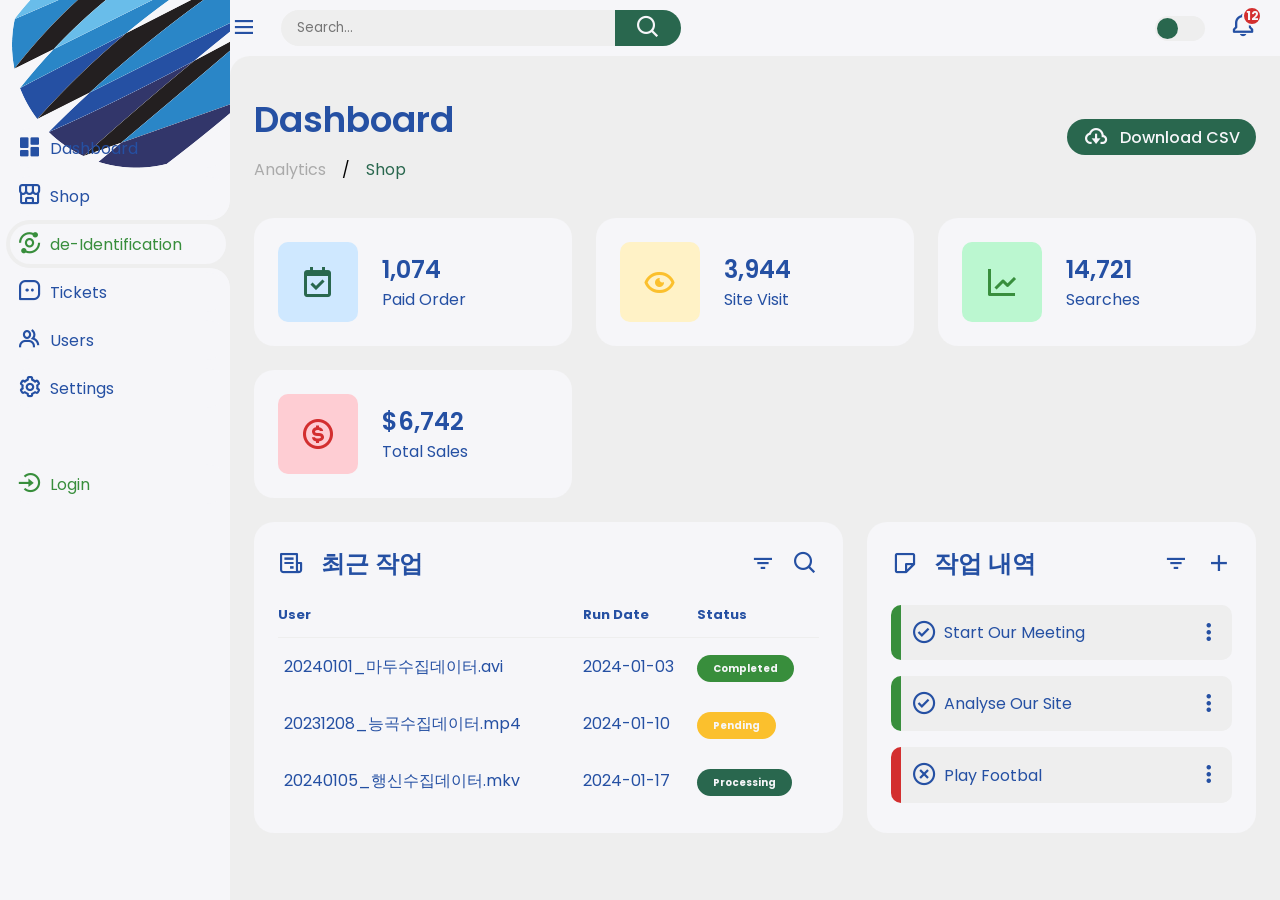
<file: ResoibsiveDashboardDesign/src/main/resources/static/index.html>
<!DOCTYPE html>
<html lang="en">

<head>
    <meta charset="UTF-8">
    <meta name="viewport" content="width=device-width, initial-scale=1.0">
    <link href='https://unpkg.com/boxicons@2.1.4/css/boxicons.min.css' rel='stylesheet'>
    <link rel="stylesheet" href="style.css">
    <title>Responsive Dashboard Design #2 | AsmrProg</title>
</head>

<body>

<!-- Sidebar -->
<div class="sidebar">
    <a href="#" class="logo">
        <img src="../images/logo.png">
        <div class="logo-name"><span>Geo</span>&</div>
    </a>
    <ul class="side-menu">
        <li><a href="#"><i class='bx bxs-dashboard'></i>Dashboard</a></li>
        <li><a href="#"><i class='bx bx-store-alt'></i>Shop</a></li>
        <li class="active"><a href="#"><i class='bx bx-analyse'></i>de-Identification</a></li>
        <li><a href="#"><i class='bx bx-message-square-dots'></i>Tickets</a></li>
        <li><a href="#"><i class='bx bx-group'></i>Users</a></li>
        <li><a href="#"><i class='bx bx-cog'></i>Settings</a></li>
    </ul>
    <ul class="side-menu">
        <li>
            <a href="#" class="login">
                <i class='bx bx-log-in-circle'></i>
                Login
            </a>
        </li>
    </ul>
</div>
<!-- End of Sidebar -->

<!-- Main Content -->
<div class="content">
    <!-- Navbar -->
    <nav>
        <i class='bx bx-menu'></i>
        <form action="#">
            <div class="form-input">
                <input type="search" placeholder="Search...">
                <button class="search-btn" type="submit"><i class='bx bx-search'></i></button>
            </div>
        </form>
        <input type="checkbox" id="theme-toggle" hidden>
        <label for="theme-toggle" class="theme-toggle"></label>
        <a href="#" class="notif">
            <i class='bx bx-bell'></i>
            <span class="count">12</span>
        </a>
    </nav>

    <!-- End of Navbar -->

    <main>
        <div class="header">
            <div class="left">
                <h1>Dashboard</h1>
                <ul class="breadcrumb">
                    <li><a href="#">
                        Analytics
                    </a></li>
                    /
                    <li><a href="#" class="active">Shop</a></li>
                </ul>
            </div>
            <a href="#" class="report">
                <i class='bx bx-cloud-download'></i>
                <span>Download CSV</span>
            </a>
        </div>

        <!-- Insights -->
        <ul class="insights">
            <li>
                <i class='bx bx-calendar-check'></i>
                <span class="info">
                        <h3>
                            1,074
                        </h3>
                        <p>Paid Order</p>
                    </span>
            </li>
            <li><i class='bx bx-show-alt'></i>
                <span class="info">
                        <h3>
                            3,944
                        </h3>
                        <p>Site Visit</p>
                    </span>
            </li>
            <li><i class='bx bx-line-chart'></i>
                <span class="info">
                        <h3>
                            14,721
                        </h3>
                        <p>Searches</p>
                    </span>
            </li>
            <li><i class='bx bx-dollar-circle'></i>
                <span class="info">
                        <h3>
                            $6,742
                        </h3>
                        <p>Total Sales</p>
                    </span>
            </li>
        </ul>
        <!-- End of Insights -->

        <div class="bottom-data">
            <div class="orders">
                <div class="header">
                    <i class='bx bx-receipt'></i>
                    <h3>최근 작업</h3>
                    <i class='bx bx-filter'></i>
                    <i class='bx bx-search'></i>
                </div>
                <table>
                    <thead>
                    <tr>
                        <th>User</th>
                        <th>Run Date</th>
                        <th>Status</th>
                    </tr>
                    </thead>
                    <tbody>
                    <tr>
                        <td>
                            <p>20240101_마두수집데이터.avi</p>
                        </td>
                        <td>2024-01-03</td>
                        <td><span class="status completed">Completed</span></td>
                    </tr>
                    <tr>
                        <td>
                            <p>20231208_능곡수집데이터.mp4</p>
                        </td>
                        <td>2024-01-10</td>
                        <td><span class="status pending">Pending</span></td>
                    </tr>
                    <tr>
                        <td>
                            <p>20240105_행신수집데이터.mkv</p>
                        </td>
                        <td>2024-01-17</td>
                        <td><span class="status process">Processing</span></td>
                    </tr>
                    </tbody>
                </table>
            </div>

            <!-- Reminders -->
            <div class="reminders">
                <div class="header">
                    <i class='bx bx-note'></i>
                    <h3>작업 내역</h3>
                    <i class='bx bx-filter'></i>
                    <i class='bx bx-plus'></i>
                </div>
                <ul class="task-list">
                    <li class="completed">
                        <div class="task-title">
                            <i class='bx bx-check-circle'></i>
                            <p>Start Our Meeting</p>
                        </div>
                        <i class='bx bx-dots-vertical-rounded'></i>
                    </li>
                    <li class="completed">
                        <div class="task-title">
                            <i class='bx bx-check-circle'></i>
                            <p>Analyse Our Site</p>
                        </div>
                        <i class='bx bx-dots-vertical-rounded'></i>
                    </li>
                    <li class="not-completed">
                        <div class="task-title">
                            <i class='bx bx-x-circle'></i>
                            <p>Play Footbal</p>
                        </div>
                        <i class='bx bx-dots-vertical-rounded'></i>
                    </li>
                </ul>
            </div>

            <!-- End of Reminders-->

        </div>

    </main>

</div>

<script src="index.js"></script>
</body>

</html>
</file>
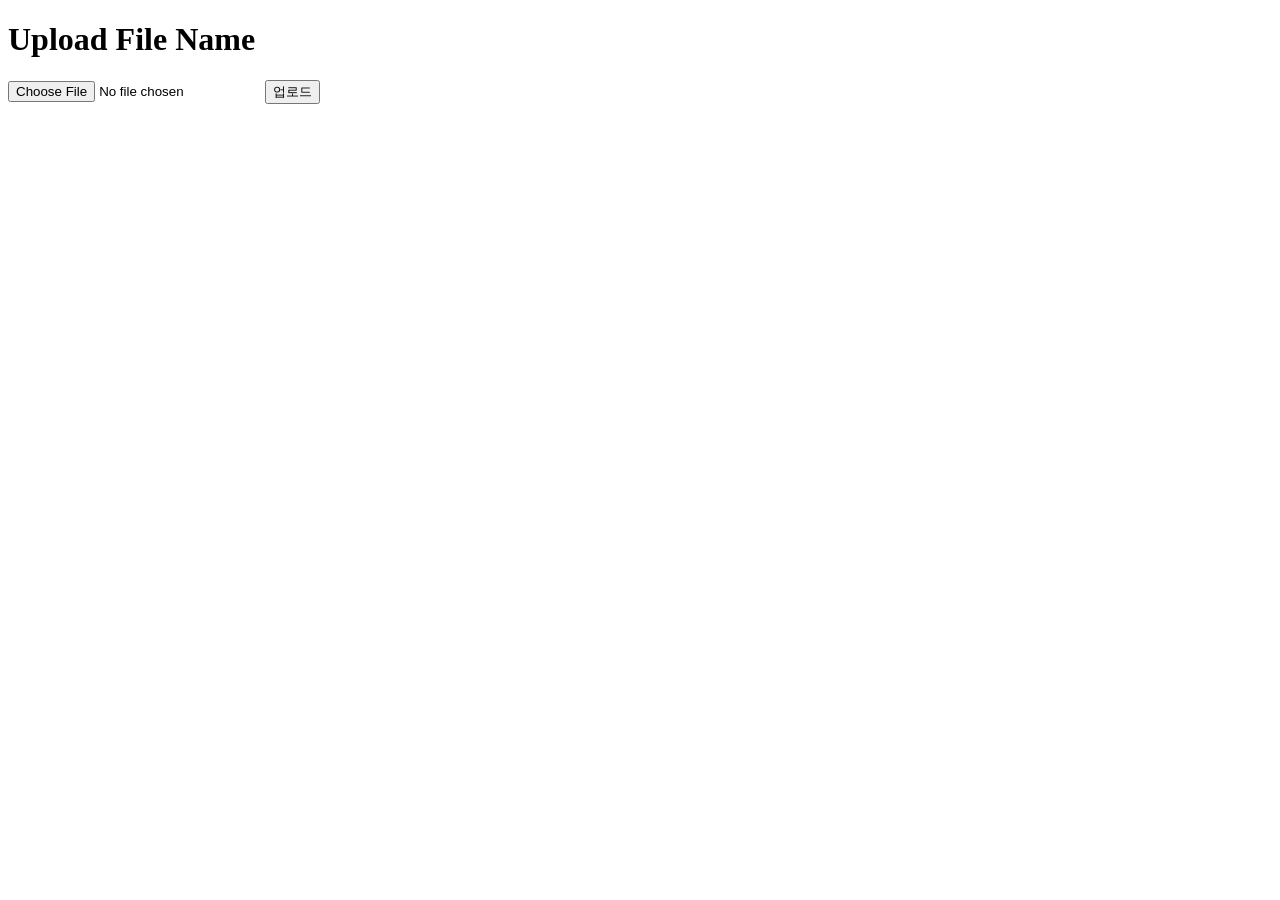
<file: deIdentificationVer2/src/main/resources/templates/upload.html>
<!DOCTYPE html>
<html xmlns:th="http://www.thymeleaf.org">

<head>
    <meta charset="UTF-8">
    <meta name="viewport" content="width=device-width, initial-scale=1.0">
</head>
<body>
<h1>Upload File Name</h1>
<!--input의 id name값은 백엔드 파라미터 값과 매칭할때 쓰인다-->
<!--<form method="post" action="/files/upload">-->
<!--    <label>File Name:</label>-->
<!--    <input type="text"  name="filename" required>-->
<!--    <br>-->
<!--    <label for="filepath">File Path:</label>-->
<!--    <input type="text" id="filepath" name="filepath" required>-->
<!--    <br>-->
<!--    <input type="submit" value="Upload">-->
<!--</form>-->

<div class="upload-container">
    <form th:action="@{/files/upload}" method="post" enctype="multipart/form-data">
        <input type="file" name="file" />
        <input type="submit" value="업로드" />
    </form>
    <div>
        <p th:if="${upload_message}" th:text="${upload_message}"></p>
    </div>
</div>

</body>
</html>
</file>
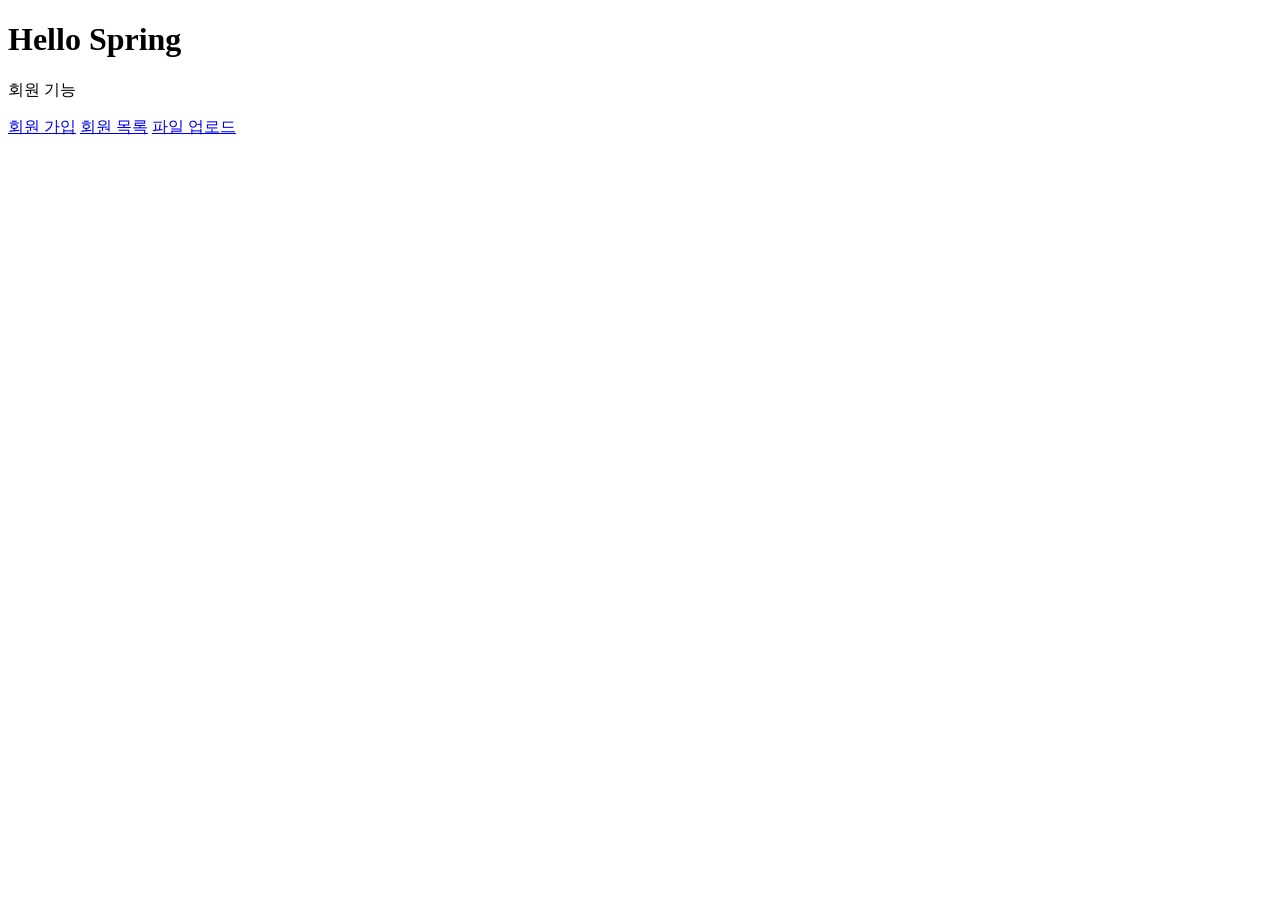
<file: hello-spring/src/main/resources/templates/home.html>
<!DOCTYPE HTML>
<html xmlns:th="http://www.thymeleaf.org">
<body>
<div class="container">
    <div>
        <h1>Hello Spring</h1>
        <p>회원 기능</p>
        <p>
            <a href="/members/new">회원 가입</a>
            <a href="/members">회원 목록</a>
            <a href="/uploads">파일 업로드</a>
        </p>
    </div>
</div> <!-- /container -->
</body>
</html>
</file>
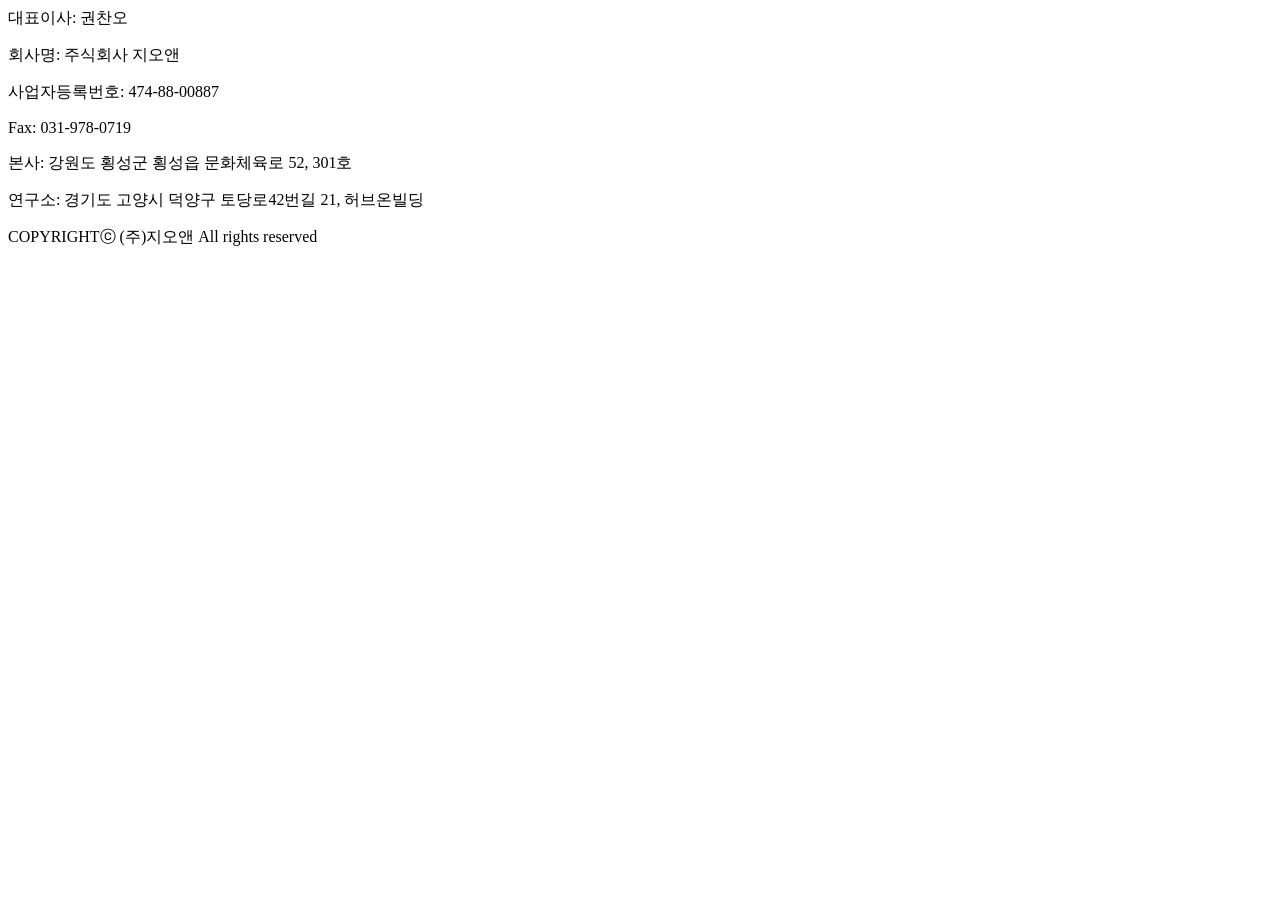
<file: de-Identification/src/main/resources/templates/fragment/footer.html>
<html xmlns:th="http://www.thymeleaf.org">
    <footer th:fragment="footer">
        <div class="footer_grid-container">
<!--            <div class="top" id="footer_grid-item">-->
<!--                <div class="top2">-->
<!--                    <h3 class="footer_head">CONTACT US</h3>-->
<!--                    <p class="footer_p">Tel: 031-979-0717</p>-->
<!--                    <p class="footer_p">E-mail: geon@geonspace.co.kr</p>-->
<!--                </div>-->
<!--            </div>-->
            <div class="bot" id="footer_grid-item">
                <p class="footer_p">대표이사: 권찬오</p>
                <p class="footer_p">회사명: 주식회사 지오앤</p>
                <p class="footer_p">사업자등록번호: 474-88-00887</p>
                <p class="footer_p">Fax: 031-978-0719</p>
                <p class="footer_p">본사: 강원도 횡성군 횡성읍 문화체육로 52, 301호</p>
                <p class="footer_p">연구소: 경기도 고양시 덕양구 토당로42번길 21, 허브온빌딩</p>
            </div>
        </div>
        <div class="f_bot" id="footer_grid-item">
            <p class="footer_p">COPYRIGHTⓒ (주)지오앤 All rights reserved</p>
        </div>
    </footer>
</html>
</file>
<file: ResoibsiveDashboardDesign/src/main/resources/static/style.css>
@import url('https://fonts.googleapis.com/css2?family=Poppins:wght@300;400;500;600;700;800&display=swap');

:root {
    --light: #f6f6f9;
    --primary: #29674e;
    --light-primary: #CFE8FF;
    --grey: #eee;
    --dark-grey: #AAAAAA;
    --dark: #2550a3;
    --danger: #D32F2F;
    --light-danger: #FECDD3;
    --warning: #FBC02D;
    --light-warning: #FFF2C6;
    --success: #388E3C;
    --light-success: #BBF7D0;
}

*{
    margin: 0;
    padding: 0;
    box-sizing: border-box;
    font-family: 'Poppins', sans-serif;
}

.bx{
    font-size: 1.7rem;
}

a{
    text-decoration: none;
}

li{
    list-style: none;
}

html{
    overflow-x: hidden;
}

body.dark{
    --light: #181a1e;
    --grey: #25252c;
    --dark: #fbfbfb
}

body{
    background: var(--grey);
    overflow-x: hidden;
}

.sidebar{
    position: fixed;
    top: 0;
    left: 0;
    background: var(--light);
    width: 230px;
    height: 100%;
    z-index: 2000;
    overflow-x: hidden;
    scrollbar-width: none;
    transition: all 0.3s ease;
}

.sidebar::-webkit-scrollbar{
    display: none;
}

.sidebar.close{
    width: 60px;
}

.sidebar .logo{
    font-size: 40px;
    font-weight: 700;
    height: 56px;
    display: flex;
    align-items: center;
    color: var(--primary);
    z-index: 500;
    padding-bottom: 20px;
    box-sizing: content-box;
}

.sidebar .logo .logo-name span{
    color: var(--dark);
}

.sidebar .logo .bx{
    min-width: 60px;
    display: flex;
    justify-content: center;
    font-size: 2.2rem;
}

.sidebar .side-menu{
    width: 100%;
    margin-top: 48px;
}

.sidebar .side-menu li{
    height: 48px;
    background: transparent;
    margin-left: 6px;
    border-radius: 48px 0 0 48px;
    padding: 4px;
}

.sidebar .side-menu li.active{
    background: var(--grey);
    position: relative;
}

.sidebar .side-menu li.active::before{
    content: "";
    position: absolute;
    width: 40px;
    height: 40px;
    border-radius: 50%;
    top: -40px;
    right: 0;
    box-shadow: 20px 20px 0 var(--grey);
    z-index: -1;
}

.sidebar .side-menu li.active::after{
    content: "";
    position: absolute;
    width: 40px;
    height: 40px;
    border-radius: 50%;
    bottom: -40px;
    right: 0;
    box-shadow: 20px -20px 0 var(--grey);
    z-index: -1;
}

.sidebar .side-menu li a{
    width: 100%;
    height: 100%;
    background: var(--light);
    display: flex;
    align-items: center;
    border-radius: 48px;
    font-size: 16px;
    color: var(--dark);
    white-space: nowrap;
    overflow-x: hidden;
    transition: all 0.3s ease;
}

.sidebar .side-menu li.active a{
    color: var(--success);
}

.sidebar.close .side-menu li a{
    width: calc(48px - (4px * 2));
    transition: all 0.3s ease;
}

.sidebar .side-menu li a .bx{
    min-width: calc(60px - ((4px + 6px) * 2));
    display: flex;
    font-size: 1.6rem;
    justify-content: center;
}

.sidebar .side-menu li a.login{
    color: var(--success);
}

.content{
    position: relative;
    width: calc(100% - 230px);
    left: 230px;
    transition: all 0.3s ease;
}

.sidebar.close~.content{
    width: calc(100% - 60px);
    left: 60px;
}

.content nav{
    height: 56px;
    background: var(--light);
    padding: 0 24px 0 0;
    display: flex;
    align-items: center;
    grid-gap: 24px;
    position: sticky;
    top: 0;
    left: 0;
    z-index: 1000;
}

.content nav::before{
    content: "";
    position: absolute;
    width: 40px;
    height: 40px;
    bottom: -40px;
    left: 0;
    border-radius: 50%;
    box-shadow: -20px -20px 0 var(--light);
}

.content nav a{
    color: var(--dark);
}

.content nav .bx.bx-menu{
    cursor: pointer;
    color: var(--dark);
}

.content nav form{
    max-width: 400px;
    width: 100%;
    margin-right: auto;
}

.content nav form .form-input{
    display: flex;
    align-items: center;
    height: 36px;
}

.content nav form .form-input input{
    flex-grow: 1;
    padding: 0 16px;
    height: 100%;
    border: none;
    background: var(--grey);
    border-radius: 36px 0 0 36px;
    outline: none;
    width: 100%;
    color: var(--dark);
}

.content nav form .form-input button{
    width: 80px;
    height: 100%;
    display: flex;
    justify-content: center;
    align-items: center;
    background: var(--primary);
    color: var(--light);
    font-size: 18px;
    border: none;
    outline: none;
    border-radius: 0 36px 36px 0;
    cursor: pointer;
}

.content nav .notif{
    font-size: 20px;
    position: relative;
}

.content nav .notif .count{
    position: absolute;
    top: -6px;
    right: -6px;
    width: 20px;
    height: 20px;
    background: var(--danger);
    border-radius: 50%;
    color: var(--light);
    border: 2px solid var(--light);
    font-weight: 700;
    font-size: 12px;
    display: flex;
    align-items: center;
    justify-content: center;
}

.content nav .profile img{
    width: 36px;
    height: 36px;
    object-fit: cover;
    border-radius: 50%;
}

.content nav .theme-toggle{
    display: block;
    min-width: 50px;
    height: 25px;
    background: var(--grey);
    cursor: pointer;
    position: relative;
    border-radius: 25px;
}

.content nav .theme-toggle::before{
    content: "";
    position: absolute;
    top: 2px;
    left: 2px;
    bottom: 2px;
    width: calc(25px - 4px);
    background: var(--primary);
    border-radius: 50%;
    transition: all 0.3s ease;
}

.content nav #theme-toggle:checked+.theme-toggle::before{
    left: calc(100% - (25px - 4px) - 2px);
}

.content main{
    width: 100%;
    padding: 36px 24px;
    max-height: calc(100vh - 56px);
}

.content main .header{
    display: flex;
    align-items: center;
    justify-content: space-between;
    grid-gap: 16px;
    flex-wrap: wrap;
}

.content main .header .left h1{
    font-size: 36px;
    font-weight: 600;
    margin-bottom: 10px;
    color: var(--dark);
}

.content main .header .left .breadcrumb{
    display: flex;
    align-items: center;
    grid-gap: 16px;
}

.content main .header .left .breadcrumb li{
    color: var(--dark);
}

.content main .header .left .breadcrumb li a{
    color: var(--dark-grey);
    pointer-events: none;
}

.content main .header .left .breadcrumb li a.active{
    color: var(--primary);
    pointer-events: none;
}

.content main .header .report{
    height: 36px;
    padding: 0 16px;
    border-radius: 36px;
    background: var(--primary);
    color: var(--light);
    display: flex;
    align-items: center;
    justify-content: center;
    grid-gap: 10px;
    font-weight: 500;
}

.content main .insights{
    display: grid;
    grid-template-columns: repeat(auto-fit, minmax(240px, 1fr));
    grid-gap: 24px;
    margin-top: 36px;
}

.content main .insights li{
    padding: 24px;
    background: var(--light);
    border-radius: 20px;
    display: flex;
    align-items: center;
    grid-gap: 24px;
    cursor: pointer;
}

.content main .insights li .bx{
    width: 80px;
    height: 80px;
    border-radius: 10px;
    font-size: 36px;
    display: flex;
    align-items: center;
    justify-content: center;
}

.content main .insights li:nth-child(1) .bx{
    background: var(--light-primary);
    color: var(--primary);
}

.content main .insights li:nth-child(2) .bx{
    background: var(--light-warning);
    color: var(--warning);
}

.content main .insights li:nth-child(3) .bx{
    background: var(--light-success);
    color: var(--success);
}

.content main .insights li:nth-child(4) .bx{
    background: var(--light-danger);
    color: var(--danger);
}

.content main .insights li .info h3{
    font-size: 24px;
    font-weight: 600;
    color: var(--dark);
}

.content main .insights li .info p{
    color: var(--dark);
}

.content main .bottom-data{
    display: flex;
    flex-wrap: wrap;
    grid-gap: 24px;
    margin-top: 24px;
    width: 100%;
    color: var(--dark);
}

.content main .bottom-data>div{
    border-radius: 20px;
    background: var(--light);
    padding: 24px;
    overflow-x: auto;
}

.content main .bottom-data .header{
    display: flex;
    align-items: center;
    grid-gap: 16px;
    margin-bottom: 24px;
}

.content main .bottom-data .header h3{
    margin-right: auto;
    font-size: 24px;
    font-weight: 600;
}

.content main .bottom-data .header .bx{
    cursor: pointer;
}

.content main .bottom-data .orders{
    flex-grow: 1;
    flex-basis: 500px;
}

.content main .bottom-data .orders table{
    width: 100%;
    border-collapse: collapse;
}

.content main .bottom-data .orders table th{
    padding-bottom: 12px;
    font-size: 13px;
    text-align: left;
    border-bottom: 1px solid var(--grey);
}

.content main .bottom-data .orders table td{
    padding: 16px 0;
}

.content main .bottom-data .orders table tr td:first-child{
    display: flex;
    align-items: center;
    grid-gap: 12px;
    padding-left: 6px;
}

.content main .bottom-data .orders table td img{
    width: 36px;
    height: 36px;
    border-radius: 50%;
    object-fit: cover;
}

.content main .bottom-data .orders table tbody tr{
    cursor: pointer;
    transition: all 0.3s ease;
}

.content main .bottom-data .orders table tbody tr:hover{
    background: var(--grey);
}

.content main .bottom-data .orders table tr td .status{
    font-size: 10px;
    padding: 6px 16px;
    color: var(--light);
    border-radius: 20px;
    font-weight: 700;
}

.content main .bottom-data .orders table tr td .status.completed{
    background: var(--success);
}

.content main .bottom-data .orders table tr td .status.process{
    background: var(--primary);
}

.content main .bottom-data .orders table tr td .status.pending{
    background: var(--warning);
}

.content main .bottom-data .reminders{
    flex-grow: 1;
    flex-basis: 300px;
}

.content main .bottom-data .reminders .task-list{
    width: 100%;
}

.content main .bottom-data .reminders .task-list li{
    width: 100%;
    margin-bottom: 16px;
    background: var(--grey);
    padding: 14px 10px;
    border-radius: 10px;
    display: flex;
    align-items: center;
    justify-content: space-between;
}

.content main .bottom-data .reminders .task-list li .task-title{
    display: flex;
    align-items: center;
}

.content main .bottom-data .reminders .task-list li .task-title p{
    margin-left: 6px;
}

.content main .bottom-data .reminders .task-list li .bx{
    cursor: pointer;
}

.content main .bottom-data .reminders .task-list li.completed{
    border-left: 10px solid var(--success);
}

.content main .bottom-data .reminders .task-list li.not-completed{
    border-left: 10px solid var(--danger);
}

.content main .bottom-data .reminders .task-list li:last-child{
    margin-bottom: 0;
}

@media screen and (max-width: 768px) {
    .sidebar{
        width: 200px;
    }

    .content{
        width: calc(100% - 60px);
        left: 200px;
    }

}

@media screen and (max-width: 576px) {

    .content nav form .form-input input{
        display: none;
    }

    .content nav form .form-input button{
        width: auto;
        height: auto;
        background: transparent;
        color: var(--dark);
        border-radius: none;
    }

    .content nav form.show .form-input input{
        display: block;
        width: 100%;
    }

    .content nav form.show .form-input button{
        width: 36px;
        height: 100%;
        color: var(--light);
        background: var(--danger);
        border-radius: 0 36px 36px 0;
    }

    .content nav form.show~.notif, .content nav form.show~.profile{
        display: none;
    }

    .content main .insights {
        grid-template-columns: 1fr;
    }

    .content main .bottom-data .header{
        min-width: 340px;
    }

    .content main .bottom-data .orders table{
        min-width: 340px;
    }

    .content main .bottom-data .reminders .task-list{
        min-width: 340px;
    }

}
</file>
